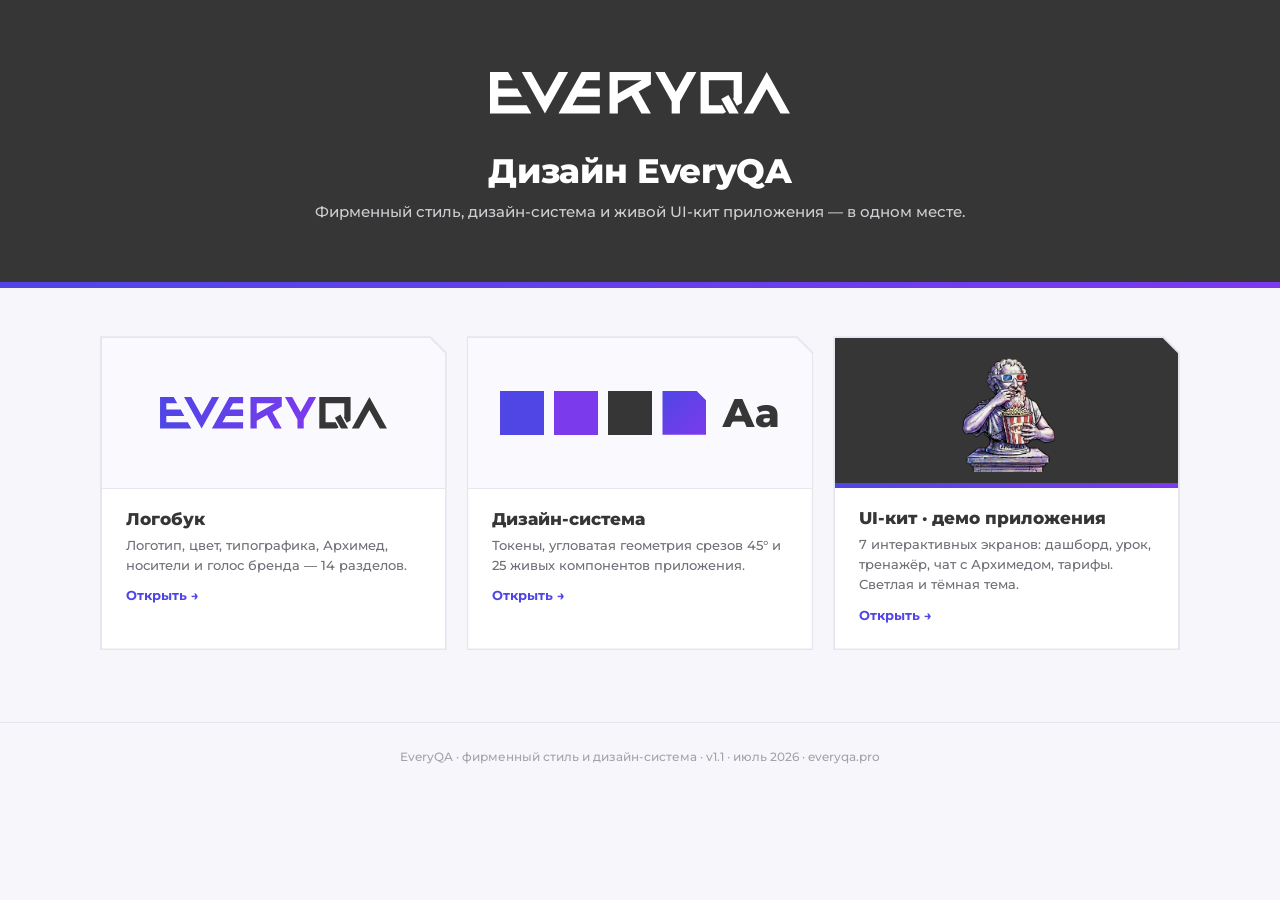
<file: index.html>
<!DOCTYPE html>
<html lang="ru">
<head>
<meta charset="utf-8">
<meta name="viewport" content="width=device-width, initial-scale=1">
<title>EveryQA — дизайн</title>
<link rel="stylesheet" href="styles.css">
<style>
.tile{display:block;color:inherit;text-decoration:none;background:var(--border);clip-path:polygon(0 0,calc(100% - 16px) 0,100% 16px,100% 100%,0 100%);padding:1.5px;filter:drop-shadow(0 2px 6px rgba(38,38,74,.08));transition:filter .2s ease,transform .2s ease}
.tile:hover{filter:drop-shadow(0 10px 24px rgba(38,38,74,.16));transform:translateY(-2px);color:inherit}
.tile-in{background:var(--surface);clip-path:polygon(0 0,calc(100% - 16px) 0,100% 16px,100% 100%,0 100%);height:100%;box-sizing:border-box;display:flex;flex-direction:column}
</style>
</head>
<body>
<header style="position:relative;background:#363636;padding:72px 48px 64px;text-align:center">
  <img src="assets/logo-white.svg" alt="EVERYQA" style="width:min(300px,64%)">
  <h1 style="margin:32px 0 10px;font:800 34px/1.1 var(--font-sans);letter-spacing:-0.01em;color:#fff">Дизайн EveryQA</h1>
  <p style="margin:0;font:500 15px/1.6 var(--font-sans);color:#CFCFD4">Фирменный стиль, дизайн-система и живой UI-кит приложения — в одном месте.</p>
  <div style="position:absolute;left:0;right:0;bottom:0;height:6px;background:var(--brand-gradient)"></div>
</header>
<main style="max-width:1080px;margin:0 auto;padding:48px 32px 72px">
  <div style="display:grid;grid-template-columns:repeat(auto-fit,minmax(280px,1fr));gap:20px">
    <a class="tile" href="logobook.html">
      <span class="tile-in">
        <span style="height:150px;display:flex;align-items:center;justify-content:center;background:var(--surface-2);border-bottom:1.5px solid var(--border)"><img src="assets/logo-main.svg" alt="" style="width:66%"></span>
        <span style="padding:20px 24px 22px">
          <span style="display:block;font:800 17px/1.2 var(--font-sans);color:var(--text)">Логобук</span>
          <span style="display:block;margin-top:6px;font:500 13px/1.55 var(--font-sans);color:var(--text-2)">Логотип, цвет, типографика, Архимед, носители и голос бренда — 14 разделов.</span>
          <span style="display:inline-block;margin-top:14px;font:700 13px/1 var(--font-sans);color:var(--accent)">Открыть →</span>
        </span>
      </span>
    </a>
    <a class="tile" href="design-system.html">
      <span class="tile-in">
        <span style="height:150px;display:flex;align-items:center;justify-content:center;gap:10px;background:var(--surface-2);border-bottom:1.5px solid var(--border)">
          <span style="width:44px;height:44px;background:#4F46E5"></span>
          <span style="width:44px;height:44px;background:#7C3AED"></span>
          <span style="width:44px;height:44px;background:#363636"></span>
          <span style="width:44px;height:44px;background:var(--brand-gradient);clip-path:polygon(0 0,calc(100% - 10px) 0,100% 10px,100% 100%,0 100%)"></span>
          <span style="font:800 40px/1 var(--font-sans);color:var(--text);margin-left:6px">Аа</span>
        </span>
        <span style="padding:20px 24px 22px">
          <span style="display:block;font:800 17px/1.2 var(--font-sans);color:var(--text)">Дизайн-система</span>
          <span style="display:block;margin-top:6px;font:500 13px/1.55 var(--font-sans);color:var(--text-2)">Токены, угловатая геометрия срезов 45° и 25 живых компонентов приложения.</span>
          <span style="display:inline-block;margin-top:14px;font:700 13px/1 var(--font-sans);color:var(--accent)">Открыть →</span>
        </span>
      </span>
    </a>
    <a class="tile" href="ui_kits/everyqa-app/index.html">
      <span class="tile-in">
        <span style="position:relative;height:150px;display:flex;align-items:center;justify-content:center;background:#363636;overflow:hidden">
          <img src="assets/mascot-win.webp" alt="Архимед" style="height:118px">
          <span style="position:absolute;left:0;right:0;bottom:0;height:5px;background:var(--brand-gradient)"></span>
        </span>
        <span style="padding:20px 24px 22px">
          <span style="display:block;font:800 17px/1.2 var(--font-sans);color:var(--text)">UI-кит · демо приложения</span>
          <span style="display:block;margin-top:6px;font:500 13px/1.55 var(--font-sans);color:var(--text-2)">7 интерактивных экранов: дашборд, урок, тренажёр, чат с Архимедом, тарифы. Светлая и тёмная тема.</span>
          <span style="display:inline-block;margin-top:14px;font:700 13px/1 var(--font-sans);color:var(--accent)">Открыть →</span>
        </span>
      </span>
    </a>
  </div>
</main>
<footer style="border-top:1.5px solid var(--border);padding:24px 32px;text-align:center;font:500 12px/1.6 var(--font-sans);color:var(--text-3)">EveryQA · фирменный стиль и дизайн-система · v1.1 · июль 2026 · everyqa.pro</footer>
</body>
</html>
</file>
<file: styles.css>
@import url('./tokens/fonts.css');
@import url('./tokens/colors.css');
@import url('./tokens/typography.css');
@import url('./tokens/spacing.css');
@import url('./tokens/base.css');
</file>
